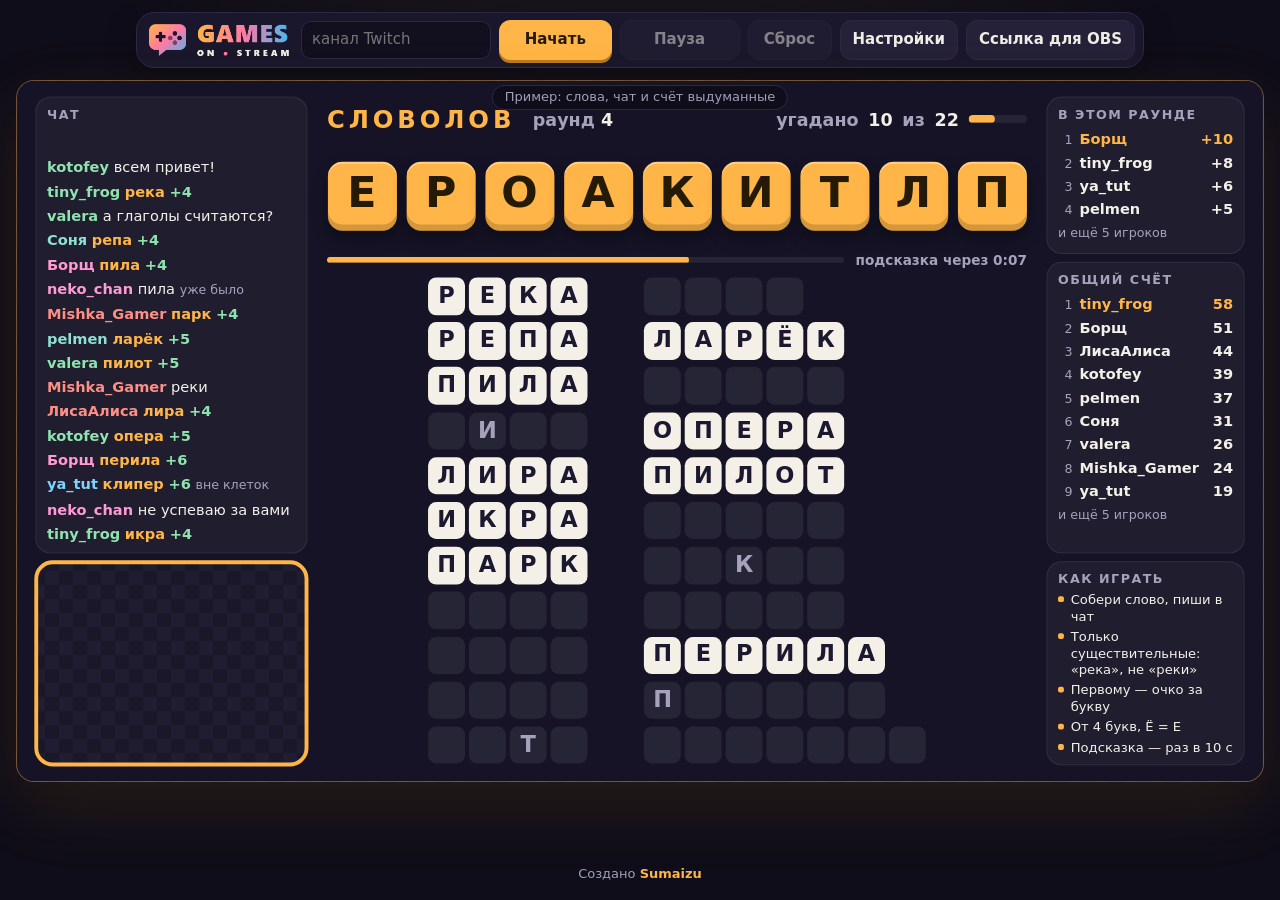
<file: site/index.html>
<!doctype html>
<html lang="ru">
<head>
<meta charset="utf-8">
<meta name="viewport" content="width=device-width, initial-scale=1">
<title>Словолов — игра в слова для чата Twitch</title>
<meta name="description" content="Игра в слова для чата Twitch на русском: зрители собирают слова из букв и пишут их в чат. Играй прямо в браузере или вставь ссылку в OBS — ставить ничего не нужно.">
<link rel="icon" href="data:image/svg+xml,%3Csvg xmlns='http://www.w3.org/2000/svg' viewBox='0 0 32 32'%3E%3Crect width='32' height='32' rx='7' fill='%23ffb547'/%3E%3Ctext x='16' y='24' font-family='Arial' font-weight='900' font-size='22' text-anchor='middle' fill='%23241a06'%3EС%3C/text%3E%3C/svg%3E">
<link rel="stylesheet" href="css/page.css">
</head>
<body>
<main class="page">
  <header class="top">
    <a class="logo" href="https://gamesonstream.ru/" title="Все игры"><img src="images/logo.png" alt="Games on Stream" width="527" height="121"></a>
    <form class="controls" id="start" autocomplete="off">
      <input type="text" id="s-channel" placeholder="канал Twitch" spellcheck="false" aria-label="Канал Twitch">
      <button type="submit" class="primary" id="play" disabled>Начать</button>
      <button type="button" id="pause" disabled>Пауза</button>
      <button type="button" id="reset" title="Обнулить общий счёт" disabled>Сброс</button>
      <button type="button" id="toggle-settings" aria-expanded="false" aria-controls="settings">Настройки</button>
      <button type="button" id="toggle-link" aria-expanded="false" aria-controls="link-panel">Ссылка для OBS</button>
    </form>
    <section class="panel popover" id="link-panel" hidden>
      <div class="row">
        <input type="text" id="link" readonly aria-label="Ссылка на оверлей">
        <button type="button" id="copy">Копировать</button>
      </div>
      <p class="status" id="link-status"></p>
      <p class="hint">Вставь ссылку в источник «Браузер» в OBS, размер 1920×1080 (у минималистичного оверлея — 640×1080). Игра начинается через 10 секунд после того, как источник появился на экране, и останавливается, когда он скрыт. Игра сообщает сайту название канала и время игры — только для статистики автора, кто играет.</p>
    </section>
  </header>

  <div class="layout" id="layout">
    <div class="stage">
      <div class="screen">
        <iframe id="game" title="Словолов"></iframe>
        <p class="note" id="example-note">Пример: слова, чат и счёт выдуманные</p>
      </div>
    </div>

    <form class="panel settings" id="settings" autocomplete="off" hidden>
      <label class="check first"><input type="checkbox" id="s-mini"><span>Минималистичный оверлей <span class="hint">вертикальный, 640×1080, без фона: только буквы и слова</span></span></label>
      <fieldset>
        <legend>Раунд</legend>
        <div class="field">
          <label for="s-pause">Пауза между раундами</label>
          <div class="row"><input type="number" id="s-pause" min="3" max="3600"><span class="hint">секунд</span></div>
        </div>
        <div class="field">
          <label for="s-hint_every">Подсказка</label>
          <div class="row"><input type="number" id="s-hint_every" min="0" max="3600"><span class="hint">секунд без угаданных слов и открывается одна буква</span></div>
          <p class="hint">0 — без подсказок</p>
        </div>
        <div class="field">
          <label for="s-shuffle_every">Перемешивать буквы</label>
          <div class="row"><input type="number" id="s-shuffle_every" min="0" max="600"><span class="hint">секунд между перемешиваниями</span></div>
          <p class="hint">0 — не перемешивать</p>
        </div>
        <div class="field">
          <label for="s-round_time">Лимит времени на раунд</label>
          <div class="row"><input type="number" id="s-round_time" min="0" max="7200"><span class="hint">секунд</span></div>
          <p class="hint">0 — раунд идёт, пока не открыты все слова</p>
        </div>
      </fieldset>

      <fieldset>
        <legend>Слова</legend>
        <div class="field">
          <span class="label">Главное слово</span>
          <div class="row">
            <span class="hint">от</span><input type="number" id="s-base_min" min="4" max="12" aria-label="Главное слово: букв от">
            <span class="hint">до</span><input type="number" id="s-base_max" min="4" max="12" aria-label="Главное слово: букв до">
            <span class="hint">букв</span>
          </div>
        </div>
        <div class="field">
          <label for="s-extra_letters">Добавить букв к главному слову</label>
          <div class="row"><input type="number" id="s-extra_letters" min="0" max="4"><span class="hint">с ними собирается больше слов</span></div>
        </div>
        <div class="field">
          <label for="s-min_len">Самое короткое слово</label>
          <div class="row"><input type="number" id="s-min_len" min="2" max="6"><span class="hint">букв</span></div>
        </div>
        <div class="field">
          <label for="s-max_words">Слов в раунде</label>
          <div class="row">
            <span class="hint">не больше</span><input type="number" id="s-max_words" min="3" max="45">
            <span class="hint">и не меньше</span><input type="number" id="s-min_words" min="1" max="40" aria-label="Слов в раунде не меньше">
          </div>
        </div>
        <p class="summary" id="summary"></p>
      </fieldset>

      <fieldset>
        <legend>Чат</legend>
        <label class="check">
          <input type="checkbox" id="s-chat_commands">
          <span>Команды для стримера и модераторов
            <span class="hint"><code>!словолов-раунд</code> — закончить раунд</span>
            <span class="hint"><code>!словолов-пауза</code> — пауза, ещё раз — продолжить</span>
            <span class="hint"><code>!словолов-сброс</code> — обнулить общий счёт</span>
          </span>
        </label>
      </fieldset>

      <fieldset>
        <legend>Общий счёт</legend>
        <div class="field">
          <label for="s-reset_mode">Сбрасывать</label>
          <select id="s-reset_mode">
            <option value="never">только вручную: кнопкой или командой</option>
            <option value="day">каждый день</option>
            <option value="week">каждую неделю, в понедельник</option>
            <option value="month">каждый месяц, первого числа</option>
            <option value="timer">по таймеру</option>
          </select>
        </div>
        <div class="field" id="reset-hour-field">
          <label for="s-reset_hour">В котором часу</label>
          <div class="row"><input type="number" id="s-reset_hour" min="0" max="23"><span class="hint">часов, по времени компьютера с игрой</span></div>
        </div>
        <div class="field" id="reset-hours-field">
          <label for="s-reset_hours">Таймер</label>
          <div class="row"><span class="hint">каждые</span><input type="number" id="s-reset_hours" min="1" max="720"><span class="hint">часов</span></div>
        </div>
      </fieldset>

      <fieldset>
        <legend>Звук</legend>
        <label class="check"><input type="checkbox" id="s-sound"><span>Звуки игры</span></label>
        <div class="field">
          <label for="s-volume">Громкость</label>
          <div class="row">
            <input type="range" id="s-volume" min="0" max="100" step="5">
            <span class="hint" id="volume-text"></span>
            <button type="button" id="listen">Послушать</button>
          </div>
        </div>
      </fieldset>

      <fieldset id="webcam-field">
        <legend>Вид</legend>
        <div class="field">
          <span class="label" id="webcam-label">Окошко под вебку</span>
          <div class="switch" role="group" aria-labelledby="webcam-label">
            <button type="button" data-webcam="none">Без вебки</button><button type="button" data-webcam="cam">С вебкой</button><button type="button" data-webcam="vtuber">Витубер</button>
          </div>
        </div>
      </fieldset>

      <div class="footer"><button type="button" class="quiet" id="defaults">Рекомендуемые настройки</button></div>
    </form>
  </div>
  <footer class="foot">
    <p class="tagline" id="status"></p>
    <p class="author">Создано <a href="https://twitch.tv/sumaizu" target="_blank" rel="noopener">Sumaizu</a></p>
  </footer>
</main>
<script type="module" src="js/page.js"></script>
</body>
</html>
</file>
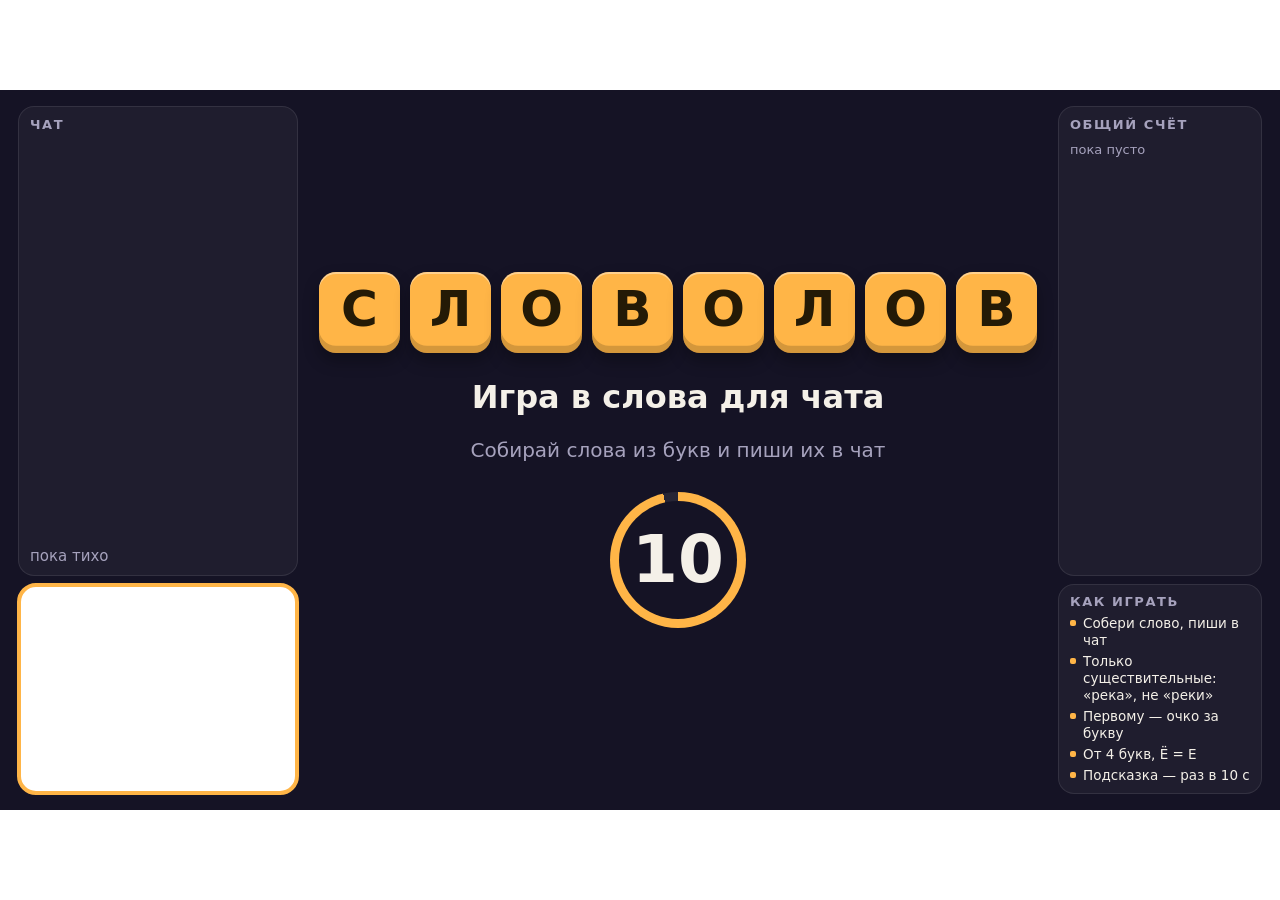
<file: site/overlay.html>
<!doctype html>
<html lang="ru">
<head>
<meta charset="utf-8">
<meta name="viewport" content="width=device-width, initial-scale=1">
<title>Словолов</title>
<link rel="stylesheet" href="css/overlay.css">
</head>
<body>
<div id="stage" hidden>
  <div class="card" id="card">
    <div class="cam"></div>
    <section class="main" id="main">
      <header class="head" id="head">
        <img class="logo" src="images/logo.png" alt="Games on Stream">
        <div class="brand">Словолов</div>
        <div class="brand-tiles" id="brand-tiles"></div>
        <div class="round">раунд <b id="round"></b></div>
        <div class="status" id="status"></div>
        <div class="clock" id="clock" hidden></div>
        <div class="count">угадано <b id="found">0</b> из <b id="total">0</b><span class="meter"><i id="meter"></i></span></div>
      </header>
      <div class="play" id="play">
        <div class="letters" id="letters"></div>
        <div class="timeline" id="timeline">
          <div class="track"><div class="fill" id="fill"></div></div>
          <div class="label" id="label"></div>
        </div>
        <div class="words" id="words"></div>
      </div>
      <div class="lobby" id="lobby" hidden>
        <div class="letters" id="lobby-tiles"></div>
        <h1>Игра в слова для чата</h1>
        <p>Собирай слова из букв и пиши их в чат</p>
        <div class="countdown" id="countdown"><b id="countdown-number"></b></div>
      </div>
      <div class="pause" id="pause" hidden>
        <h2>Пауза</h2>
        <div class="boards">
          <div class="list" id="board-round"><h3 id="h-pause-round"></h3><ol id="pause-round"></ol></div>
          <div class="list" id="board-total"><h3>Общий счёт</h3><ol id="pause-total"></ol></div>
        </div>
      </div>
    </section>
    <aside class="list chatbox"><h3>Чат</h3><div class="chat" id="chat"></div></aside>
    <aside class="side" id="side">
      <div class="list" id="box-round"><h3 id="h-round"></h3><ol id="list-round"></ol></div>
      <div class="list grow" id="box-total"><h3>Общий счёт</h3><ol id="list-total"></ol></div>
      <div class="list rules" id="box-rules"><h3>Как играть</h3><ul id="rules"></ul></div>
    </aside>
  </div>
</div>
<script type="module" src="js/overlay.js"></script>
<svg class="defs" width="0" height="0" aria-hidden="true">
  <filter id="glow" x="-20%" y="-60%" width="140%" height="220%">
    <feGaussianBlur in="SourceGraphic" stdDeviation="1.2" result="blur"/>
    <feComponentTransfer in="blur" result="halo"><feFuncA type="linear" slope="0.9"/></feComponentTransfer>
    <feMerge><feMergeNode in="halo"/><feMergeNode in="SourceGraphic"/></feMerge>
  </filter>
</svg>
</body>
</html>
</file>
<file: site/css/page.css>
:root {
  color-scheme: dark;
  --bg: #0f0d19;
  --panel: #1a172c;
  --field: #120f1f;
  --line: #2c2843;
  --ink: #f1ede4;
  --muted: #a29eb9;
  --accent: #ffb547;
  --accent-ink: #241a06;
  --accent-deep: #b97a1c;
  --frame: rgba(255, 181, 71, .38);
  --glow: rgba(255, 181, 71, .12);
  --ok: #7fd9a2;
  --warn: #ffcf70;
  --bad: #ff8f85;
}

* { box-sizing: border-box; }
[hidden] { display: none !important; }
html { height: 100%; background: var(--bg); }

body {
  height: 100%; margin: 0; padding: 12px 16px 16px; color: var(--ink);
  background: radial-gradient(1000px 360px at 50% -160px, var(--glow), transparent 70%) no-repeat, var(--bg);
  font: 15px/1.45 "Segoe UI", system-ui, -apple-system, Roboto, "Helvetica Neue", Arial, sans-serif;
}

p { margin: 0; }
code { font-family: Consolas, "Cascadia Mono", monospace; font-size: 13px; color: var(--accent); }
:focus-visible { outline: 2px solid var(--accent); outline-offset: 2px; }

.page { height: 100%; display: flex; flex-direction: column; gap: 12px; }
.top {
  position: relative; flex: none; align-self: center; max-width: 100%;
  display: flex; flex-wrap: wrap; align-items: center; justify-content: center; gap: 8px 12px;
  padding: 7px 8px 7px 12px; border-radius: 18px; background: var(--panel); border: 1px solid var(--line);
  box-shadow: 0 12px 32px rgba(0, 0, 0, .28);
}
.logo { display: block; flex: none; border-radius: 8px; }
.logo img { display: block; width: 140px; height: auto; transition: transform .15s; }
.logo:hover img { transform: scale(1.04); }
.foot {
  flex: none; display: flex; flex-wrap: wrap; align-items: center; justify-content: center; gap: 2px 16px;
  padding: 0 8px; font-size: 13px;
}
.tagline {
  flex: 0 1 auto; min-width: 0; color: var(--muted);
  white-space: nowrap; overflow: hidden; text-overflow: ellipsis;
}
.tagline:empty { display: none; }
.tagline.ok { color: var(--ok); }
.tagline.warn { color: var(--warn); }
.controls { display: flex; flex-wrap: wrap; align-items: center; gap: 8px; }
.controls input { width: 190px; }
#play { min-width: 7.5em; }
#pause { min-width: 8em; }
#reset { min-width: 5.6em; }
#reset.armed { border-color: var(--warn); color: var(--warn); }
.author { color: var(--muted); white-space: nowrap; }
.author a { color: var(--accent); font-weight: 700; text-decoration: none; }
@media (max-width: 560px) {
  .author { white-space: normal; text-align: center; }
}
.author a:hover { text-decoration: underline; }
.popover {
  position: absolute; right: 0; top: calc(100% + 8px); z-index: 5; width: min(600px, 100%);
  box-shadow: 0 18px 44px rgba(0, 0, 0, .55);
}

.panel {
  background: var(--panel); border: 1px solid var(--line); border-radius: 18px; padding: 16px 18px; min-width: 0;
}
h2, legend {
  margin: 0 0 10px; padding: 0; font-size: 13px; font-weight: 700; letter-spacing: .1em; text-transform: uppercase;
  color: var(--muted);
}
.hint { color: var(--muted); font-size: 13px; }
.panel > .hint { margin-top: 8px; }

.layout {
  flex: 1; min-height: 0; display: grid; gap: 16px;
  grid-template: minmax(0, 1fr) / minmax(0, 1fr);
}
.layout.with-settings { grid-template-columns: minmax(0, 1fr) 400px; }
.stage { min-width: 0; min-height: 0; display: grid; place-items: start center; container-type: size; }
.screen {
  position: relative; width: 100%; height: 100%; border-radius: 18px; overflow: hidden;
  border: 1px solid var(--frame); box-shadow: 0 24px 70px var(--glow), 0 18px 40px rgba(0, 0, 0, .35);
  background: repeating-conic-gradient(#201d33 0% 25%, #191728 0% 50%) 0 0 / 28px 28px;
}
@supports (width: 1cqw) {
  .screen { width: min(100cqw, 100cqh * 16 / 9); height: auto; aspect-ratio: 16 / 9; }
  .screen.mini { width: min(100cqw, 100cqh * 16 / 27); aspect-ratio: 16 / 27; }
}
.screen iframe { position: absolute; inset: 0; width: 100%; height: 100%; border: 0; color-scheme: light; }
.note {
  position: absolute; left: 50%; top: 4px; transform: translateX(-50%); padding: 2px 12px; border-radius: 999px;
  background: rgba(15, 13, 25, .9); border: 1px solid var(--line); color: var(--muted); font-size: 13px;
  white-space: nowrap; pointer-events: none;
}
.settings { min-height: 0; overflow-y: auto; }
@media (max-width: 900px) {
  html, body, .page { height: auto; }
  .layout, .layout.with-settings { grid-template: auto / minmax(0, 1fr); }
  .stage { container-type: normal; }
  .screen { width: 100%; height: auto; aspect-ratio: 16 / 9; }
  .screen.mini { aspect-ratio: 16 / 27; }
  .settings { overflow-y: visible; }
}

button {
  font: inherit; font-weight: 700; color: var(--ink); background: #252139; border: 1px solid var(--line);
  border-radius: 11px; padding: 8px 12px; cursor: pointer;
}
button:hover { border-color: var(--muted); }
button:disabled { opacity: .5; cursor: default; }
button.primary {
  background: var(--accent); border-color: var(--accent); color: var(--accent-ink);
  box-shadow: 0 3px 0 var(--accent-deep);
}
button.primary:active:not(:disabled) { transform: translateY(2px); box-shadow: 0 1px 0 var(--accent-deep); }
button.quiet { background: none; color: var(--muted); font-weight: 400; }
button[aria-expanded="true"] { border-color: var(--accent); color: var(--accent); }

input, select {
  font: inherit; color: var(--ink); background: var(--field); border: 1px solid var(--line); border-radius: 10px;
  padding: 7px 10px; min-width: 0;
}
input[type=number] { width: 86px; }
input[type=color] { width: 54px; height: 34px; padding: 3px; }
input[type=range] {
  flex: 1 1 140px; max-width: 220px; padding: 0; border: 0; background: none; accent-color: var(--accent);
}
input[type=checkbox] { width: 17px; height: 17px; accent-color: var(--accent); flex: none; margin: 2px 0 0; }

.row { display: flex; flex-wrap: wrap; align-items: center; gap: 8px; }
.row > input[type=text] { flex: 1 1 140px; }

#link { font-family: Consolas, "Cascadia Mono", monospace; font-size: 13px; }
.status { margin-top: 10px; font-size: 14px; color: var(--muted); }
.status:empty { display: none; }
.status.warn { color: var(--warn); }

fieldset { border: 0; margin: 0 0 18px; padding: 0; display: grid; gap: 12px; min-width: 0; }
.split {
  display: grid; grid-template-columns: repeat(auto-fit, minmax(200px, 1fr)); gap: 12px 24px; align-items: start;
}
.group { display: grid; gap: 12px; min-width: 0; }
.field { display: grid; gap: 4px; min-width: 0; }
.field > label, .field > .label { font-weight: 600; }
.check { display: flex; gap: 9px; align-items: flex-start; }
.check span { display: block; }
.check.first { margin-bottom: 18px; }

.switch {
  display: inline-flex; justify-self: start; border: 1px solid var(--line); border-radius: 11px; overflow: hidden;
}
.switch button { border: 0; border-radius: 0; background: var(--field); color: var(--muted); white-space: nowrap; }
.switch button.on { background: var(--accent); color: var(--accent-ink); }

.summary { font-size: 13px; color: var(--muted); }
.summary.bad { color: var(--bad); }
.footer { display: flex; justify-content: flex-end; }
</file>
<file: site/css/overlay.css>
:root {
  --accent: #ffb547;
  --accent-ink: #241a06;
  --card: #151325;
  --line: rgba(255, 255, 255, .09);
  --ink: #f4f0e8;
  --ink-dark: #1b1830;
  --muted: #a6a2bd;
  --empty: rgba(255, 255, 255, .075);
  --miss: #ff9a8f;
  --plus: #8fe3ae;
  --thyme: #5edc1f;
  --snow: #a6d6ff;
  --glare: #ff2b2b;
  --cell: 34px;
}

* { box-sizing: border-box; }
[hidden] { display: none !important; }
.defs { position: absolute; }
html, body { height: 100%; margin: 0; overflow: hidden; background: transparent; }

body {
  font-family: "Segoe UI", system-ui, -apple-system, Roboto, "Helvetica Neue", Arial, sans-serif;
  color: var(--ink);
  -webkit-font-smoothing: antialiased;
}

#stage {
  position: absolute; left: 50%; top: 50%; width: 1280px; height: 720px;
  transform: translate(-50%, -50%) scale(var(--k, 1));
}

.card {
  position: absolute; inset: 0; z-index: 0; padding: 16px 18px;
  display: grid; gap: 8px 20px;
  grid-template: "chat main side" minmax(0, 1fr) "cam main side" 210px / 280px minmax(0, 1fr) 204px;
  overflow: hidden;
}

.cam { grid-area: cam; position: relative; z-index: -1; border-radius: 18px; box-shadow: 0 0 0 2000px var(--card); }
.cam::after {
  content: ""; position: absolute; inset: -1px; border-radius: 19px; border: 4px solid var(--accent);
}

.nocam .cam { display: none; }
.nocam .chatbox { grid-row: 1 / 3; }
.vtuber .card { grid-template: "chat main side" minmax(0, 1fr) "cam main side" 360px / 280px minmax(0, 1fr) 204px; }
.nocam .card { background: var(--card); }

.mini { --empty: rgba(21, 19, 37, .62); --muted: #cfcbe2; }
.mini #stage { width: 426.667px; }
.mini .cam, .mini .chatbox, .mini .side, .mini .round, .mini .status,
.mini .clock, .mini .count, .mini .timeline { display: none; }
.mini .play { grid-template-rows: 64px minmax(0, 1fr); }
.mini .play.dense { grid-template-rows: 64px minmax(0, 1fr); }
.mini .card {
  inset: 0; padding: 12px 12px; grid-template: "main" minmax(0, 1fr) / minmax(0, 1fr);
  background: none;
}
.mini .head { height: 40px; gap: 10px; }
.mini .head .logo { display: block; height: 32px; }
.mini .head .brand { display: none; }
.mini .head .brand-tiles { display: flex; gap: 3px; }
.brand-tiles .tile { --tile: 27px; animation: none; }
.mini .letters { gap: 5px; }
.mini #letters .tile { flex: 1 1 0; width: auto; height: calc(var(--tile, 40px) * 1.3); }
.mini .head, .mini .lobby, .mini .pause h2 { text-shadow: 0 1px 2px rgba(0, 0, 0, .95), 0 0 8px rgba(0, 0, 0, .7); }
.mini .list { background: rgba(21, 19, 37, .78); }
.mini .lobby .tile, .mini .head .tile { text-shadow: none; }

.main { grid-area: main; min-width: 0; min-height: 0; display: flex; flex-direction: column; gap: 8px; }

.head { flex: none; height: 46px; display: flex; align-items: center; gap: 18px; min-width: 0; }
.head .logo, .head .brand-tiles { display: none; }
.brand { font-weight: 900; font-size: 25px; letter-spacing: .16em; text-transform: uppercase; color: var(--accent); }
.round { font-size: 18px; font-weight: 600; color: var(--muted); white-space: nowrap; }
.round b { color: var(--ink); font-weight: 800; }
.status {
  flex: 1; min-width: 0; text-align: center; font-size: 19px; font-weight: 600;
  white-space: nowrap; overflow: hidden; text-overflow: ellipsis;
}
.results .status { color: var(--accent); font-weight: 800; font-size: 21px; }
.clock {
  font-size: 20px; font-weight: 800; font-variant-numeric: tabular-nums; padding: 3px 12px; border-radius: 12px;
  background: var(--empty);
}
.count {
  display: flex; align-items: center; gap: 10px; font-size: 18px; font-weight: 600; color: var(--muted);
  white-space: nowrap;
}
.count b { color: var(--ink); font-weight: 800; font-variant-numeric: tabular-nums; }
.meter { width: 60px; height: 8px; border-radius: 4px; background: var(--empty); overflow: hidden; }
.meter i {
  display: block; height: 100%; width: 0; border-radius: 4px; background: var(--accent); transition: width .4s ease;
}

.play { flex: 1; min-height: 0; display: grid; grid-template-rows: 96px 20px minmax(0, 1fr); gap: 8px; }
.play.dense { grid-template-rows: 74px 20px minmax(0, 1fr); }
.play.enter { animation: play-in .55s cubic-bezier(.2, .9, .3, 1); }
@keyframes play-in { from { opacity: 0; transform: translateY(16px) scale(.97); } }

.letters { display: flex; justify-content: center; align-items: center; gap: 10px; min-width: 0; }
.tile {
  flex: none; width: var(--tile, 84px); height: var(--tile, 84px); border-radius: calc(var(--tile, 84px) * .21);
  display: grid; place-items: center; padding-bottom: calc(var(--tile, 84px) * .08);
  background: var(--accent); color: var(--accent-ink);
  font-weight: 900; font-size: calc(var(--tile, 84px) * .62); line-height: 1; text-transform: uppercase;
  box-shadow: inset 0 calc(var(--tile, 84px) * -.09) 0 rgba(0, 0, 0, .17), inset 0 2px 0 rgba(255, 255, 255, .38),
              0 8px 16px rgba(0, 0, 0, .3);
  animation: tile-in .45s cubic-bezier(.2, 1.3, .4, 1) backwards; animation-delay: calc(var(--i) * 45ms);
}
.tile.solved, .tile.extra { animation-name: tile-flip; animation-duration: .5s; animation-timing-function: ease-out; }
.tile.extra { background: none; color: var(--accent); box-shadow: inset 0 0 0 3px var(--accent); }
.tile.moved { animation: tile-move .6s cubic-bezier(.3, 0, .2, 1) backwards; }
.plus { flex: none; width: 16px; text-align: center; font-size: 32px; font-weight: 800; color: var(--muted); }
@keyframes tile-in { from { transform: translateY(-18px) rotate(-9deg) scale(.6); opacity: 0; } }
@keyframes tile-flip { from { transform: rotateY(90deg); } 60% { transform: rotateY(-10deg); } }
@keyframes tile-move {
  from { transform: translateX(var(--dx)); }
  50% { transform: translateX(calc(var(--dx) * .5)) translateY(var(--hop)) scale(1.05); }
}

.timeline { display: flex; align-items: center; gap: 12px; }
.track { flex: 1; height: 6px; border-radius: 3px; background: var(--empty); overflow: hidden; }
.fill {
  height: 100%; border-radius: 3px; background: var(--accent); transform-origin: left;
  transform: scaleX(var(--p, 1));
}
.label {
  font-size: 14px; font-weight: 600; color: var(--muted); font-variant-numeric: tabular-nums; white-space: nowrap;
}

.words {
  min-width: 0; min-height: 0;
  display: grid; grid-auto-flow: column; grid-template-rows: repeat(var(--rows, 10), var(--cell));
  justify-content: center; align-content: start;
  gap: calc(var(--cell) * .2) calc(var(--cell) * 1.5);
}
.slot { display: flex; gap: calc(var(--cell) * .09); height: var(--cell); }
.slot span {
  width: var(--cell); height: var(--cell); border-radius: calc(var(--cell) * .22);
  display: grid; place-items: center; padding-bottom: calc(var(--cell) * .04);
  background: var(--empty); color: var(--muted);
  font-weight: 800; font-size: calc(var(--cell) * .6); line-height: 1; text-transform: uppercase;
}
.slot.open span { background: var(--ink); color: var(--ink-dark); }
.slot.closed span { background: rgba(255, 255, 255, .15); color: var(--muted); }
.slot.missed span { background: transparent; color: var(--miss); box-shadow: inset 0 0 0 2px rgba(255, 154, 143, .5); }
.mini .slot span {
  background: rgba(16, 14, 28, .86); color: #e4e0f2;
  box-shadow: inset 0 0 0 1.5px rgba(255, 255, 255, .55), 0 0 0 1.5px rgba(0, 0, 0, .65);
}
.mini .slot.open span { background: var(--ink); color: var(--ink-dark); box-shadow: 0 0 0 1.5px rgba(0, 0, 0, .65); }
.mini .slot.closed span { background: rgba(58, 54, 88, .92); }
.mini .slot.missed span {
  background: rgba(16, 14, 28, .86);
  box-shadow: inset 0 0 0 2px rgba(255, 154, 143, .8), 0 0 0 1.5px rgba(0, 0, 0, .65);
}
.slot.pop span { animation: cell-flip .42s ease-out backwards; animation-delay: calc(var(--j) * 40ms); }
.slot.open.pop span {
  animation: cell-flip .42s ease-out backwards, cell-glow 1.8s ease-out; animation-delay: calc(var(--j) * 40ms);
}
.slot span.hinted { animation: hint-in 1.4s ease-out; }
@keyframes cell-flip { from { transform: rotateX(90deg); } 60% { transform: rotateX(-12deg) scale(1.08); } }
@keyframes cell-glow {
  from, 55% {
    background: var(--accent); color: var(--accent-ink);
    box-shadow: 0 0 0 2px var(--accent), 0 0 calc(var(--cell) * .5) var(--accent);
  }
}
@keyframes hint-in { from, 40% { background: var(--accent); color: var(--accent-ink); transform: scale(1.5); } }

.lobby {
  flex: 1; min-height: 0; display: flex; flex-direction: column; align-items: center; justify-content: center;
  gap: 20px; text-align: center;
}
.lobby h1 { margin: 6px 0 0; font-size: 32px; line-height: 1.15; font-weight: 800; }
.lobby p { margin: 0; max-width: 560px; font-size: 20px; line-height: 1.4; color: var(--muted); }
.countdown {
  position: relative; width: 136px; height: 136px; margin-top: 8px; border-radius: 50%;
  display: grid; place-items: center;
  background: conic-gradient(var(--accent) calc(var(--p, 1) * 360deg), var(--empty) 0);
}
.countdown::before { content: ""; position: absolute; inset: 9px; border-radius: 50%; background: var(--card); }
.countdown b {
  position: relative; font-size: 66px; font-weight: 900; line-height: 1; font-variant-numeric: tabular-nums;
}
.countdown.final b { color: var(--accent); }
.countdown b.beat { animation: beat .45s cubic-bezier(.2, 1.4, .4, 1); }
@keyframes beat { from { transform: scale(1.6); opacity: .2; } }

.list {
  min-width: 0; padding: 10px 12px; border-radius: 16px; background: rgba(255, 255, 255, .045);
  box-shadow: inset 0 0 0 1px var(--line);
}
.list h3 {
  margin: 0 0 5px; font-size: 13px; line-height: 17px; font-weight: 700; letter-spacing: .12em;
  text-transform: uppercase; color: var(--muted);
}
.list ol, .list ul { list-style: none; margin: 0; padding: 0; }
.list ol li { display: flex; align-items: baseline; gap: 7px; height: 24px; font-size: 15px; line-height: 24px; }
.list .place {
  width: 15px; text-align: right; font-size: 13px; color: var(--muted); font-variant-numeric: tabular-nums;
}
.list .name { flex: 1; min-width: 0; font-weight: 600; white-space: nowrap; overflow: hidden; text-overflow: ellipsis; }
.list .points { font-weight: 800; font-variant-numeric: tabular-nums; }
.list li.first .name, .list li.first .points { color: var(--accent); }
.list ol li.note { font-size: 13px; color: var(--muted); white-space: nowrap; overflow: hidden; }

.pause { flex: 1; min-height: 0; display: flex; flex-direction: column; gap: 14px; }
.pause h2 {
  flex: none; margin: 0; height: 46px; line-height: 46px; text-align: center;
  font-weight: 900; font-size: 34px; letter-spacing: .16em; text-transform: uppercase; color: var(--accent);
}
.paused .side { display: none; }
.paused .main { grid-column: main / side; }
.mini .paused .main { grid-column: main; }
.boards { flex: 1; min-height: 0; display: grid; grid-template-columns: 1fr 1fr; gap: 16px; }
.boards .list { min-height: 0; overflow: hidden; padding: 14px 18px; }
.boards h3 { margin-bottom: 8px; font-size: 15px; }
.boards ol li { gap: 10px; height: 32px; font-size: 20px; line-height: 32px; }
.boards .place { width: 24px; font-size: 16px; }
.boards ol li.note { font-size: 16px; }

.side { grid-area: side; display: flex; flex-direction: column; gap: 8px; min-width: 0; min-height: 0; }
.side .grow { flex: 1; min-height: 0; overflow: hidden; }
.results #box-round { box-shadow: inset 0 0 0 2px var(--accent); }
.results #box-round h3 { color: var(--accent); }

.rules { flex: none; padding: 9px 12px 10px; }
.rules li { position: relative; margin-top: 4px; padding-left: 13px; font-size: 13.5px; line-height: 17px; }
.rules li::before {
  content: ""; position: absolute; left: 0; top: 5px; width: 6px; height: 6px; border-radius: 2px;
  background: var(--accent);
}

.chatbox { grid-area: chat; display: flex; flex-direction: column; min-height: 0; }
.chat {
  flex: 1; min-height: 0; overflow: hidden; display: flex; flex-direction: column; justify-content: flex-end; gap: 5px;
  -webkit-mask-image: linear-gradient(to bottom, transparent, #000 30px);
  mask-image: linear-gradient(to bottom, transparent, #000 30px);
}
.msg {
  flex: none; font-size: 15px; line-height: 20px; overflow-wrap: anywhere;
  display: -webkit-box; -webkit-box-orient: vertical; -webkit-line-clamp: 4; overflow: hidden;
}
.msg b { font-weight: 700; }
.msg img { height: 22px; width: auto; margin: -4px 0 -2px; vertical-align: middle; }
.msg.hit .text { color: var(--accent); font-weight: 700; }
.msg .points { font-style: normal; font-weight: 800; color: var(--plus); }
.msg .mark { font-style: normal; font-size: 13px; color: var(--muted); }
.msg.note { color: var(--muted); }
.msg.pop { animation: msg-in .3s ease-out; }
@keyframes msg-in { from { transform: translateY(10px); opacity: 0; } }

.rainbow {
  background:
    linear-gradient(rgba(255, 255, 255, .35), rgba(255, 255, 255, .12) 54%, rgba(0, 0, 0, .05) 56%, rgba(0, 0, 0, .3)),
    linear-gradient(90deg, #ff2b2b, #ff8a00, #ffe100, #1ee35a, #00b2ff, #7b3cff, #ff2bd2, #ff2b2b) 0 0 / 120px 100%;
  filter: url(#glow);
  animation: rainbow 2.4s linear var(--phase, 0s) infinite;
}
.rainbow, .list li.first .name.rainbow {
  -webkit-background-clip: text; background-clip: text; -webkit-text-fill-color: transparent; color: transparent;
}
@keyframes rainbow { to { background-position: 0 0, 120px 0; } }
.white, .list li.first .name.white { color: #fff; }
.thyme, .list li.first .name.thyme { color: var(--thyme); }
.heart, .list li.first .name.heart {
  background:
    linear-gradient(rgba(255, 255, 255, .35), rgba(255, 255, 255, .12) 54%, rgba(0, 0, 0, .05) 56%, rgba(0, 0, 0, .3)),
    linear-gradient(90deg, #e3333d, #ff5560, #c81e2b, #f2414b, #b8162a, #e3333d) 0 0 / 240px 100%;
  -webkit-background-clip: text; background-clip: text; -webkit-text-fill-color: transparent; color: transparent;
  filter: url(#glow);
  animation: heart-reds 8s linear var(--phase, 0s) infinite;
}
@keyframes heart-reds { to { background-position: 0 0, 240px 0; } }
.snow, .list li.first .name.snow {
  background: linear-gradient(105deg, var(--snow) 0 46.5%, #fff 49.5% 50.5%, var(--snow) 53.5% 100%) -230px 0 /
    400px 100%;
  -webkit-background-clip: text; background-clip: text; -webkit-text-fill-color: transparent; color: transparent;
  animation: snow-glint 6s ease-in-out var(--phase, 0s) infinite;
}
@keyframes snow-glint { 0%, 70% { background-position: -230px 0; } 100% { background-position: 20px 0; } }
.glare, .list li.first .name.glare {
  background:
    linear-gradient(rgba(255, 255, 255, .35), rgba(255, 255, 255, .12) 54%, rgba(0, 0, 0, .05) 56%, rgba(0, 0, 0, .3)),
    radial-gradient(closest-side, #fff 30%, #ffc2c2 50%, var(--glare) 90%) center / 70% 100% no-repeat, var(--glare);
  -webkit-background-clip: text; background-clip: text; -webkit-text-fill-color: transparent; color: transparent;
  filter: url(#glow);
  animation: glare 3s linear var(--phase, 0s) infinite;
}
.list .name.glare { flex: 0 1 auto; margin-right: auto; }
@keyframes glare {
  0%, 100% { background-size: auto, 70% 100%; }
  9% { background-size: auto, 25% 100%; }
  13% { background-size: auto, 120% 100%; }
  31% { background-size: auto, 55% 100%; }
  35% { background-size: auto, 100% 100%; }
  52% { background-size: auto, 30% 100%; }
  56% { background-size: auto, 95% 100%; }
  74% { background-size: auto, 60% 100%; }
  78% { background-size: auto, 110% 100%; }
}
.gem, .list li.first .name.gem {
  background:
    linear-gradient(100deg, transparent 0 44%, rgba(255, 255, 255, .95) 50%, transparent 56% 100%) -300px 0 / 300px 100%
      no-repeat,
    linear-gradient(rgba(255, 255, 255, .45), rgba(255, 255, 255, .18) 54%, rgba(0, 0, 0, .05) 56%, rgba(0, 0, 0, .3)),
    linear-gradient(90deg, #00d980, #4dffb8 10%, #00d980 22%, #08704f 26%, #8a0a26 29%, #ff1a3c 33%, #ff6680 44%,
      #ff1a3c 55%, #7a2dff 66%, #b57aff 77%, #7a2dff 88%, #00d980) 0 0 / 360px 100%;
  -webkit-background-clip: text; background-clip: text; -webkit-text-fill-color: transparent; color: transparent;
  filter: url(#glow);
  animation: gem 6s linear var(--phase, 0s) infinite;
}
@keyframes gem {
  from { background-position: -300px 0, 0 0, 0 0; }
  to { background-position: 300px 0, 0 0, 360px 0; }
}
</file>
